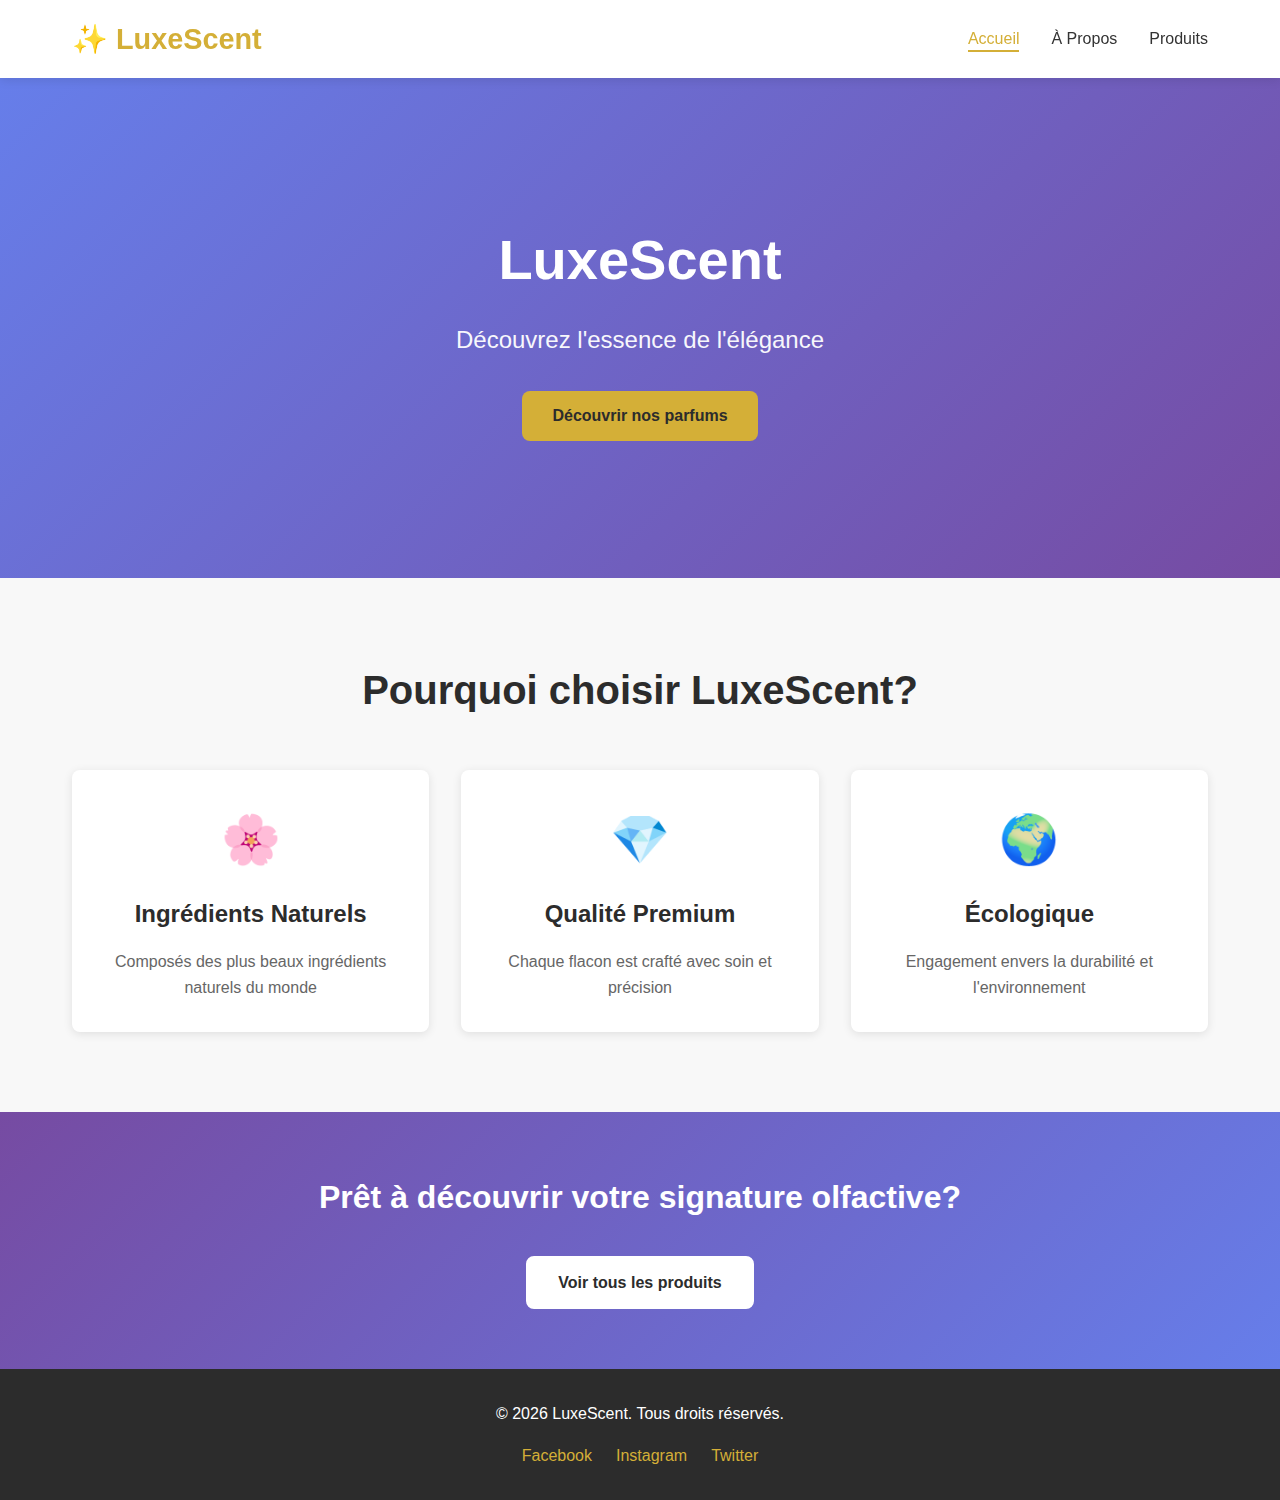
<file: perfume-website/index.html>
<!DOCTYPE html>
<html lang="fr">
<head>
    <meta charset="UTF-8">
    <meta name="viewport" content="width=device-width, initial-scale=1.0">
    <title>LuxeScent - Parfums Premium</title>
    <link rel="stylesheet" href="styles.css">
</head>
<body>
    <!-- Navigation -->
    <nav class="navbar">
        <div class="nav-container">
            <div class="logo">✨ LuxeScent</div>
            <ul class="nav-menu">
                <li><a href="index.html" class="nav-link active">Accueil</a></li>
                <li><a href="about.html" class="nav-link">À Propos</a></li>
                <li><a href="products.html" class="nav-link">Produits</a></li>
            </ul>
        </div>
    </nav>

    <!-- Hero Section -->
    <section class="hero">
        <div class="hero-content">
            <h1>LuxeScent</h1>
            <p>Découvrez l'essence de l'élégance</p>
            <a href="products.html" class="btn-primary">Découvrir nos parfums</a>
        </div>
    </section>

    <!-- Features Section -->
    <section class="features">
        <div class="container">
            <h2>Pourquoi choisir LuxeScent?</h2>
            <div class="features-grid">
                <div class="feature-card">
                    <div class="feature-icon">🌸</div>
                    <h3>Ingrédients Naturels</h3>
                    <p>Composés des plus beaux ingrédients naturels du monde</p>
                </div>
                <div class="feature-card">
                    <div class="feature-icon">💎</div>
                    <h3>Qualité Premium</h3>
                    <p>Chaque flacon est crafté avec soin et précision</p>
                </div>
                <div class="feature-card">
                    <div class="feature-icon">🌍</div>
                    <h3>Écologique</h3>
                    <p>Engagement envers la durabilité et l'environnement</p>
                </div>
            </div>
        </div>
    </section>

    <!-- Call to Action -->
    <section class="cta">
        <div class="cta-content">
            <h2>Prêt à découvrir votre signature olfactive?</h2>
            <a href="products.html" class="btn-secondary">Voir tous les produits</a>
        </div>
    </section>

    <!-- Footer -->
    <footer class="footer">
        <div class="footer-content">
            <p>&copy; 2026 LuxeScent. Tous droits réservés.</p>
            <div class="social-links">
                <a href="#">Facebook</a>
                <a href="#">Instagram</a>
                <a href="#">Twitter</a>
            </div>
        </div>
    </footer>
</body>
</html>
</file>
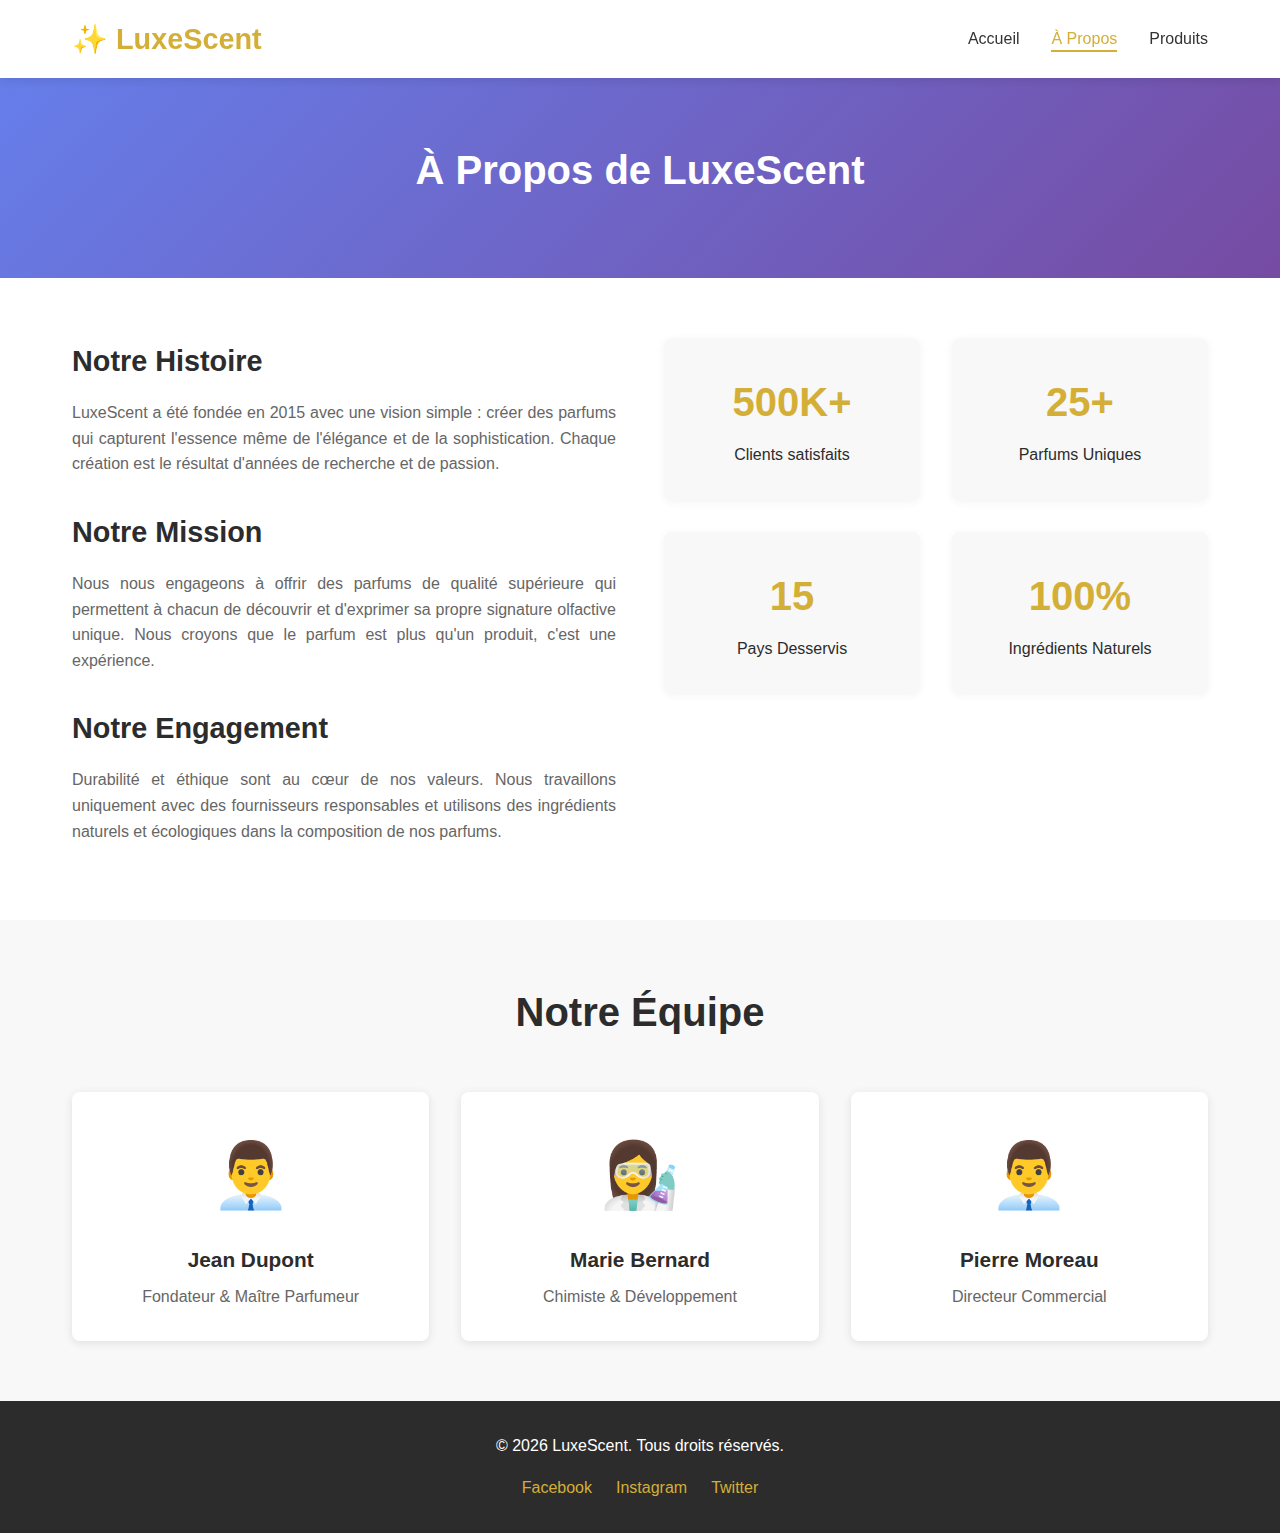
<file: perfume-website/about.html>
<!DOCTYPE html>
<html lang="fr">
<head>
    <meta charset="UTF-8">
    <meta name="viewport" content="width=device-width, initial-scale=1.0">
    <title>À Propos - LuxeScent</title>
    <link rel="stylesheet" href="styles.css">
</head>
<body>
    <!-- Navigation -->
    <nav class="navbar">
        <div class="nav-container">
            <div class="logo">✨ LuxeScent</div>
            <ul class="nav-menu">
                <li><a href="index.html" class="nav-link">Accueil</a></li>
                <li><a href="about.html" class="nav-link active">À Propos</a></li>
                <li><a href="products.html" class="nav-link">Produits</a></li>
            </ul>
        </div>
    </nav>

    <!-- Page Title -->
    <section class="page-header">
        <h1>À Propos de LuxeScent</h1>
    </section>

    <!-- About Content -->
    <section class="about-section">
        <div class="container">
            <div class="about-content">
                <div class="about-text">
                    <h2>Notre Histoire</h2>
                    <p>LuxeScent a été fondée en 2015 avec une vision simple : créer des parfums qui capturent l'essence même de l'élégance et de la sophistication. Chaque création est le résultat d'années de recherche et de passion.</p>
                    
                    <h2>Notre Mission</h2>
                    <p>Nous nous engageons à offrir des parfums de qualité supérieure qui permettent à chacun de découvrir et d'exprimer sa propre signature olfactive unique. Nous croyons que le parfum est plus qu'un produit, c'est une expérience.</p>

                    <h2>Notre Engagement</h2>
                    <p>Durabilité et éthique sont au cœur de nos valeurs. Nous travaillons uniquement avec des fournisseurs responsables et utilisons des ingrédients naturels et écologiques dans la composition de nos parfums.</p>
                </div>

                <div class="about-stats">
                    <div class="stat">
                        <h3>500K+</h3>
                        <p>Clients satisfaits</p>
                    </div>
                    <div class="stat">
                        <h3>25+</h3>
                        <p>Parfums Uniques</p>
                    </div>
                    <div class="stat">
                        <h3>15</h3>
                        <p>Pays Desservis</p>
                    </div>
                    <div class="stat">
                        <h3>100%</h3>
                        <p>Ingrédients Naturels</p>
                    </div>
                </div>
            </div>
        </div>
    </section>

    <!-- Team Section -->
    <section class="team-section">
        <div class="container">
            <h2>Notre Équipe</h2>
            <div class="team-grid">
                <div class="team-member">
                    <div class="member-avatar">👨‍💼</div>
                    <h3>Jean Dupont</h3>
                    <p>Fondateur & Maître Parfumeur</p>
                </div>
                <div class="team-member">
                    <div class="member-avatar">👩‍🔬</div>
                    <h3>Marie Bernard</h3>
                    <p>Chimiste & Développement</p>
                </div>
                <div class="team-member">
                    <div class="member-avatar">👨‍💼</div>
                    <h3>Pierre Moreau</h3>
                    <p>Directeur Commercial</p>
                </div>
            </div>
        </div>
    </section>

    <!-- Footer -->
    <footer class="footer">
        <div class="footer-content">
            <p>&copy; 2026 LuxeScent. Tous droits réservés.</p>
            <div class="social-links">
                <a href="#">Facebook</a>
                <a href="#">Instagram</a>
                <a href="#">Twitter</a>
            </div>
        </div>
    </footer>
</body>
</html>
</file>
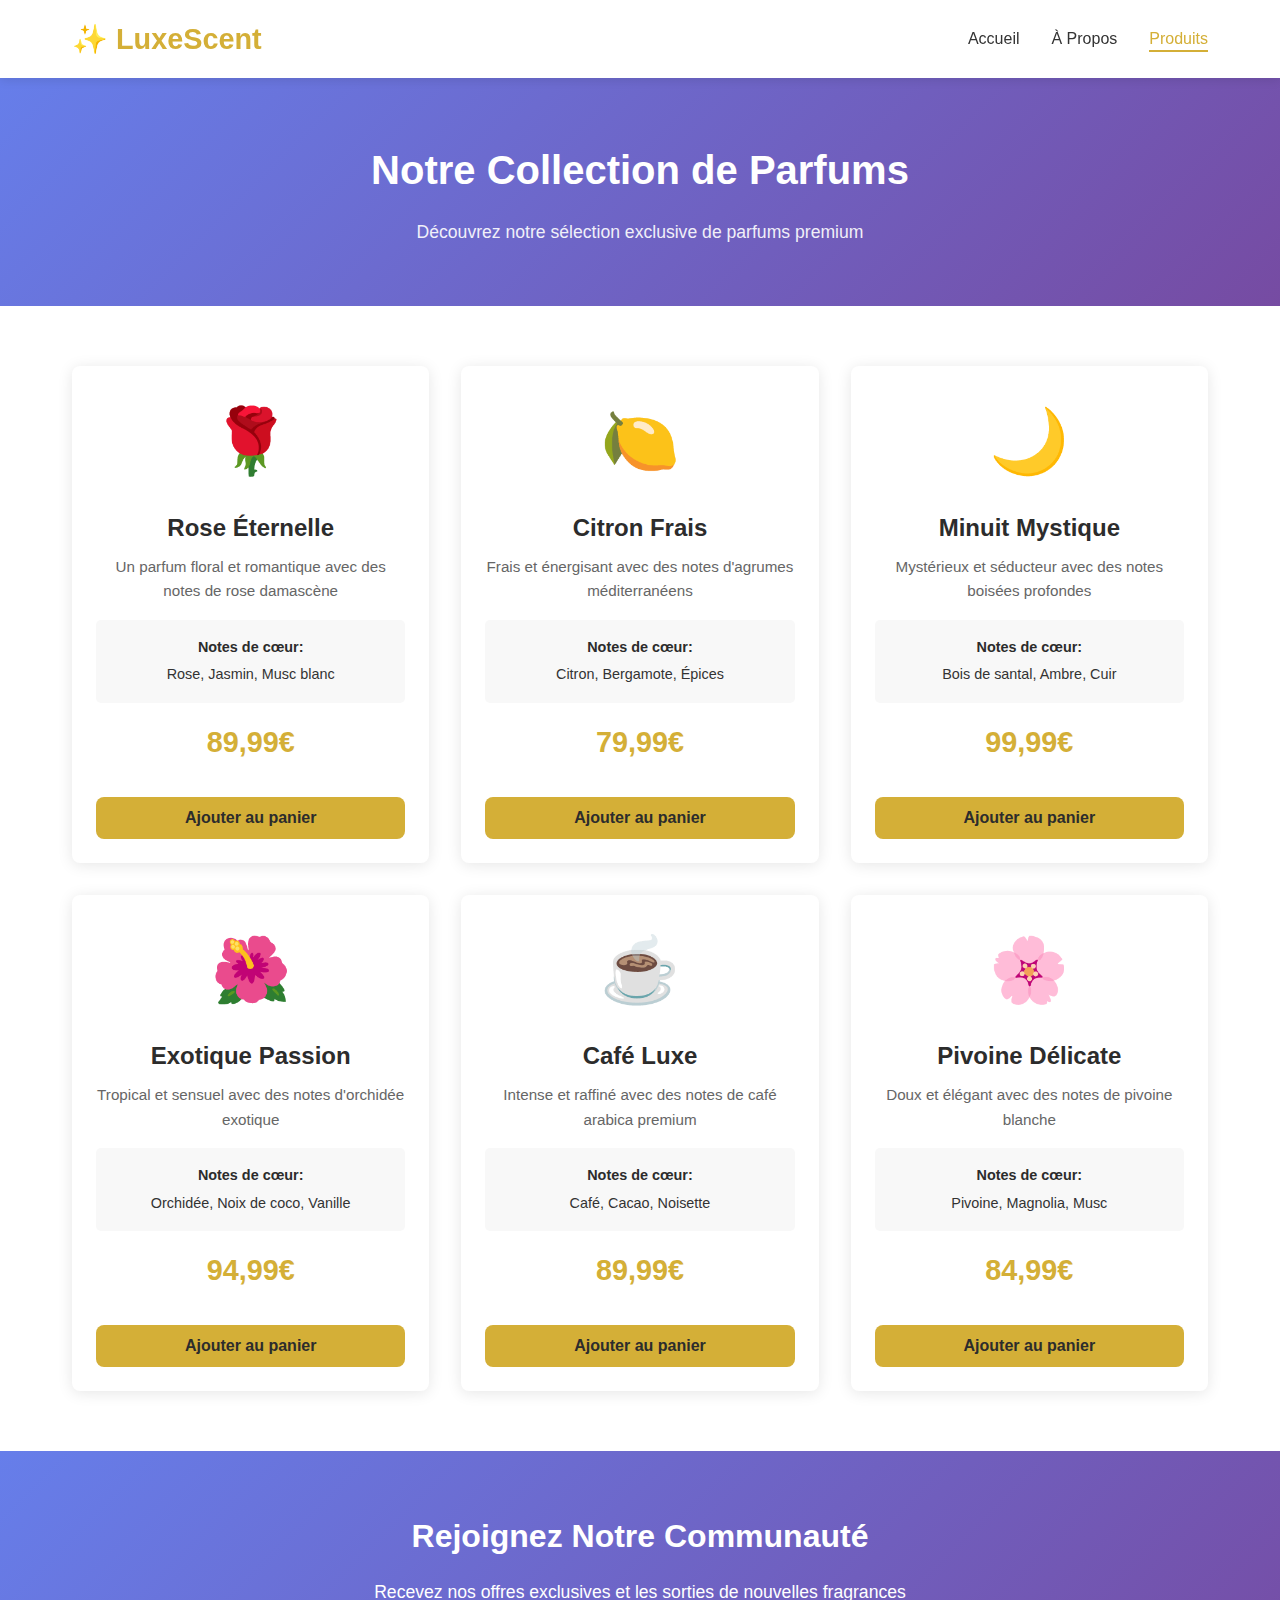
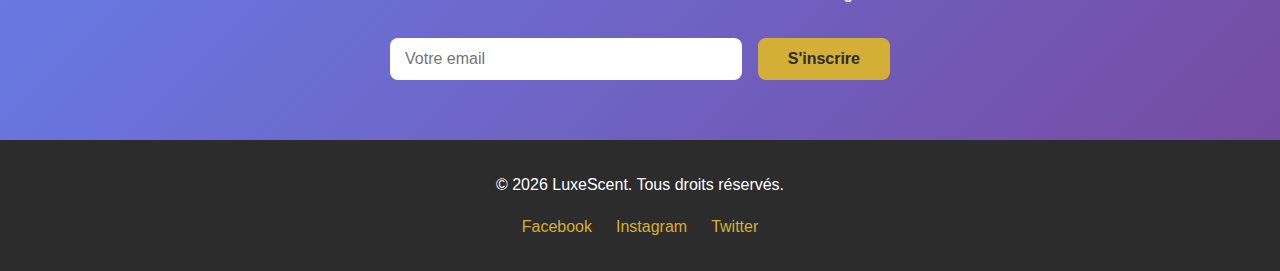
<file: perfume-website/products.html>
<!DOCTYPE html>
<html lang="fr">
<head>
    <meta charset="UTF-8">
    <meta name="viewport" content="width=device-width, initial-scale=1.0">
    <title>Produits - LuxeScent</title>
    <link rel="stylesheet" href="styles.css">
</head>
<body>
    <!-- Navigation -->
    <nav class="navbar">
        <div class="nav-container">
            <div class="logo">✨ LuxeScent</div>
            <ul class="nav-menu">
                <li><a href="index.html" class="nav-link">Accueil</a></li>
                <li><a href="about.html" class="nav-link">À Propos</a></li>
                <li><a href="products.html" class="nav-link active">Produits</a></li>
            </ul>
        </div>
    </nav>

    <!-- Page Title -->
    <section class="page-header">
        <h1>Notre Collection de Parfums</h1>
        <p>Découvrez notre sélection exclusive de parfums premium</p>
    </section>

    <!-- Products Section -->
    <section class="products-section">
        <div class="container">
            <div class="products-grid">
                <!-- Product 1 -->
                <div class="product-card">
                    <div class="product-image">🌹</div>
                    <h3>Rose Éternelle</h3>
                    <p class="product-desc">Un parfum floral et romantique avec des notes de rose damascène</p>
                    <div class="product-notes">
                        <span class="note-type">Notes de cœur:</span> Rose, Jasmin, Musc blanc
                    </div>
                    <p class="product-price">89,99€</p>
                    <button class="btn-add-cart">Ajouter au panier</button>
                </div>

                <!-- Product 2 -->
                <div class="product-card">
                    <div class="product-image">🍋</div>
                    <h3>Citron Frais</h3>
                    <p class="product-desc">Frais et énergisant avec des notes d'agrumes méditerranéens</p>
                    <div class="product-notes">
                        <span class="note-type">Notes de cœur:</span> Citron, Bergamote, Épices
                    </div>
                    <p class="product-price">79,99€</p>
                    <button class="btn-add-cart">Ajouter au panier</button>
                </div>

                <!-- Product 3 -->
                <div class="product-card">
                    <div class="product-image">🌙</div>
                    <h3>Minuit Mystique</h3>
                    <p class="product-desc">Mystérieux et séducteur avec des notes boisées profondes</p>
                    <div class="product-notes">
                        <span class="note-type">Notes de cœur:</span> Bois de santal, Ambre, Cuir
                    </div>
                    <p class="product-price">99,99€</p>
                    <button class="btn-add-cart">Ajouter au panier</button>
                </div>

                <!-- Product 4 -->
                <div class="product-card">
                    <div class="product-image">🌺</div>
                    <h3>Exotique Passion</h3>
                    <p class="product-desc">Tropical et sensuel avec des notes d'orchidée exotique</p>
                    <div class="product-notes">
                        <span class="note-type">Notes de cœur:</span> Orchidée, Noix de coco, Vanille
                    </div>
                    <p class="product-price">94,99€</p>
                    <button class="btn-add-cart">Ajouter au panier</button>
                </div>

                <!-- Product 5 -->
                <div class="product-card">
                    <div class="product-image">☕</div>
                    <h3>Café Luxe</h3>
                    <p class="product-desc">Intense et raffiné avec des notes de café arabica premium</p>
                    <div class="product-notes">
                        <span class="note-type">Notes de cœur:</span> Café, Cacao, Noisette
                    </div>
                    <p class="product-price">89,99€</p>
                    <button class="btn-add-cart">Ajouter au panier</button>
                </div>

                <!-- Product 6 -->
                <div class="product-card">
                    <div class="product-image">🌸</div>
                    <h3>Pivoine Délicate</h3>
                    <p class="product-desc">Doux et élégant avec des notes de pivoine blanche</p>
                    <div class="product-notes">
                        <span class="note-type">Notes de cœur:</span> Pivoine, Magnolia, Musc
                    </div>
                    <p class="product-price">84,99€</p>
                    <button class="btn-add-cart">Ajouter au panier</button>
                </div>
            </div>
        </div>
    </section>

    <!-- Newsletter Section -->
    <section class="newsletter">
        <div class="container">
            <h2>Rejoignez Notre Communauté</h2>
            <p>Recevez nos offres exclusives et les sorties de nouvelles fragrances</p>
            <form class="newsletter-form">
                <input type="email" placeholder="Votre email" required>
                <button type="submit" class="btn-primary">S'inscrire</button>
            </form>
        </div>
    </section>

    <!-- Footer -->
    <footer class="footer">
        <div class="footer-content">
            <p>&copy; 2026 LuxeScent. Tous droits réservés.</p>
            <div class="social-links">
                <a href="#">Facebook</a>
                <a href="#">Instagram</a>
                <a href="#">Twitter</a>
            </div>
        </div>
    </footer>

    <script src="script.js"></script>
</body>
</html>
</file>
<file: perfume-website/styles.css>
/* ===== Variables et Réinitialisation ===== */
:root {
    --primary-color: #d4af37;
    --secondary-color: #2c2c2c;
    --text-color: #333;
    --light-bg: #f8f8f8;
    --white: #ffffff;
    --border-radius: 8px;
}

* {
    margin: 0;
    padding: 0;
    box-sizing: border-box;
}

body {
    font-family: 'Segoe UI', Tahoma, Geneva, Verdana, sans-serif;
    color: var(--text-color);
    line-height: 1.6;
}

/* ===== Navigation Bar ===== */
.navbar {
    background-color: var(--white);
    box-shadow: 0 2px 10px rgba(0, 0, 0, 0.1);
    position: sticky;
    top: 0;
    z-index: 1000;
}

.nav-container {
    display: flex;
    justify-content: space-between;
    align-items: center;
    max-width: 1200px;
    margin: 0 auto;
    padding: 1rem 2rem;
}

.logo {
    font-size: 1.8rem;
    font-weight: bold;
    color: var(--primary-color);
    text-decoration: none;
}

.nav-menu {
    display: flex;
    list-style: none;
    gap: 2rem;
}

.nav-link {
    text-decoration: none;
    color: var(--text-color);
    font-weight: 500;
    transition: color 0.3s ease;
    position: relative;
}

.nav-link:hover,
.nav-link.active {
    color: var(--primary-color);
}

.nav-link.active::after {
    content: '';
    position: absolute;
    bottom: -5px;
    left: 0;
    width: 100%;
    height: 2px;
    background-color: var(--primary-color);
}

/* ===== Hero Section ===== */
.hero {
    background: linear-gradient(135deg, #667eea 0%, #764ba2 100%);
    color: var(--white);
    text-align: center;
    padding: 100px 20px;
    min-height: 500px;
    display: flex;
    align-items: center;
    justify-content: center;
}

.hero-content h1 {
    font-size: 3.5rem;
    margin-bottom: 1rem;
    font-weight: 700;
}

.hero-content p {
    font-size: 1.5rem;
    margin-bottom: 2rem;
    opacity: 0.95;
}

/* ===== Buttons ===== */
.btn-primary,
.btn-secondary,
.btn-add-cart {
    display: inline-block;
    padding: 12px 30px;
    border: none;
    border-radius: var(--border-radius);
    font-size: 1rem;
    font-weight: 600;
    cursor: pointer;
    transition: all 0.3s ease;
    text-decoration: none;
}

.btn-primary {
    background-color: var(--primary-color);
    color: var(--secondary-color);
}

.btn-primary:hover {
    transform: translateY(-2px);
    box-shadow: 0 5px 20px rgba(212, 175, 55, 0.3);
}

.btn-secondary {
    background-color: var(--white);
    color: var(--secondary-color);
    border: 2px solid var(--white);
}

.btn-secondary:hover {
    background-color: transparent;
    color: var(--white);
}

.btn-add-cart {
    background-color: var(--primary-color);
    color: var(--secondary-color);
    width: 100%;
    margin-top: 1rem;
}

.btn-add-cart:hover {
    background-color: #c9a227;
}

/* ===== Container ===== */
.container {
    max-width: 1200px;
    margin: 0 auto;
    padding: 0 2rem;
}

/* ===== Features Section ===== */
.features {
    padding: 80px 20px;
    background-color: var(--light-bg);
}

.features h2 {
    text-align: center;
    font-size: 2.5rem;
    margin-bottom: 3rem;
    color: var(--secondary-color);
}

.features-grid {
    display: grid;
    grid-template-columns: repeat(auto-fit, minmax(300px, 1fr));
    gap: 2rem;
}

.feature-card {
    background-color: var(--white);
    padding: 2rem;
    border-radius: var(--border-radius);
    text-align: center;
    box-shadow: 0 2px 10px rgba(0, 0, 0, 0.1);
    transition: transform 0.3s ease;
}

.feature-card:hover {
    transform: translateY(-5px);
}

.feature-icon {
    font-size: 3rem;
    margin-bottom: 1rem;
}

.feature-card h3 {
    font-size: 1.5rem;
    margin-bottom: 1rem;
    color: var(--secondary-color);
}

.feature-card p {
    color: #666;
}

/* ===== Call to Action ===== */
.cta {
    background: linear-gradient(135deg, #764ba2 0%, #667eea 100%);
    color: var(--white);
    padding: 60px 20px;
    text-align: center;
}

.cta-content h2 {
    font-size: 2rem;
    margin-bottom: 2rem;
}

/* ===== Page Header ===== */
.page-header {
    background: linear-gradient(135deg, #667eea 0%, #764ba2 100%);
    color: var(--white);
    padding: 60px 20px;
    text-align: center;
}

.page-header h1 {
    font-size: 2.5rem;
    margin-bottom: 1rem;
}

.page-header p {
    font-size: 1.1rem;
    opacity: 0.9;
}

/* ===== About Section ===== */
.about-section {
    padding: 60px 20px;
}

.about-content {
    display: grid;
    grid-template-columns: 1fr 1fr;
    gap: 3rem;
    align-items: start;
}

.about-text h2 {
    font-size: 1.8rem;
    margin: 2rem 0 1rem 0;
    color: var(--secondary-color);
}

.about-text h2:first-child {
    margin-top: 0;
}

.about-text p {
    color: #666;
    margin-bottom: 1rem;
    text-align: justify;
}

.about-stats {
    display: grid;
    grid-template-columns: 1fr 1fr;
    gap: 2rem;
}

.stat {
    background-color: var(--light-bg);
    padding: 2rem;
    border-radius: var(--border-radius);
    text-align: center;
    box-shadow: 0 2px 10px rgba(0, 0, 0, 0.05);
}

.stat h3 {
    font-size: 2.5rem;
    color: var(--primary-color);
    margin-bottom: 0.5rem;
}

.stat p {
    color: var(--secondary-color);
    margin: 0;
}

/* ===== Team Section ===== */
.team-section {
    padding: 60px 20px;
    background-color: var(--light-bg);
}

.team-section h2 {
    text-align: center;
    font-size: 2.5rem;
    margin-bottom: 3rem;
    color: var(--secondary-color);
}

.team-grid {
    display: grid;
    grid-template-columns: repeat(auto-fit, minmax(250px, 1fr));
    gap: 2rem;
}

.team-member {
    background-color: var(--white);
    padding: 2rem;
    border-radius: var(--border-radius);
    text-align: center;
    box-shadow: 0 2px 10px rgba(0, 0, 0, 0.1);
}

.member-avatar {
    font-size: 4rem;
    margin-bottom: 1rem;
}

.team-member h3 {
    font-size: 1.3rem;
    margin-bottom: 0.5rem;
    color: var(--secondary-color);
}

.team-member p {
    color: #666;
    margin: 0;
}

/* ===== Products Section ===== */
.products-section {
    padding: 60px 20px;
}

.products-grid {
    display: grid;
    grid-template-columns: repeat(auto-fit, minmax(280px, 1fr));
    gap: 2rem;
}

.product-card {
    background-color: var(--white);
    border-radius: var(--border-radius);
    overflow: hidden;
    box-shadow: 0 2px 15px rgba(0, 0, 0, 0.1);
    transition: transform 0.3s ease, box-shadow 0.3s ease;
    padding: 1.5rem;
    text-align: center;
}

.product-card:hover {
    transform: translateY(-5px);
    box-shadow: 0 5px 25px rgba(0, 0, 0, 0.15);
}

.product-image {
    font-size: 4rem;
    margin-bottom: 1rem;
}

.product-card h3 {
    font-size: 1.5rem;
    margin-bottom: 0.5rem;
    color: var(--secondary-color);
}

.product-desc {
    color: #666;
    margin-bottom: 1rem;
    font-size: 0.95rem;
}

.product-notes {
    background-color: var(--light-bg);
    padding: 1rem;
    border-radius: 5px;
    margin: 1rem 0;
    font-size: 0.9rem;
}

.note-type {
    font-weight: 600;
    color: var(--secondary-color);
    display: block;
    margin-bottom: 0.3rem;
}

.product-price {
    font-size: 1.8rem;
    color: var(--primary-color);
    font-weight: bold;
    margin: 1rem 0;
}

/* ===== Newsletter Section ===== */
.newsletter {
    background: linear-gradient(135deg, #667eea 0%, #764ba2 100%);
    color: var(--white);
    padding: 60px 20px;
    text-align: center;
}

.newsletter h2 {
    font-size: 2rem;
    margin-bottom: 1rem;
}

.newsletter p {
    margin-bottom: 2rem;
    font-size: 1.1rem;
}

.newsletter-form {
    display: flex;
    gap: 1rem;
    justify-content: center;
    max-width: 500px;
    margin: 0 auto;
}

.newsletter-form input {
    flex: 1;
    padding: 12px 15px;
    border: none;
    border-radius: var(--border-radius);
    font-size: 1rem;
}

.newsletter-form button {
    padding: 12px 30px;
    background-color: var(--primary-color);
    color: var(--secondary-color);
    border: none;
    border-radius: var(--border-radius);
    font-weight: 600;
    cursor: pointer;
    transition: all 0.3s ease;
}

.newsletter-form button:hover {
    transform: translateY(-2px);
    box-shadow: 0 5px 20px rgba(0, 0, 0, 0.2);
}

/* ===== Footer ===== */
.footer {
    background-color: var(--secondary-color);
    color: var(--white);
    padding: 2rem 20px;
    text-align: center;
}

.footer-content {
    max-width: 1200px;
    margin: 0 auto;
}

.footer-content p {
    margin-bottom: 1rem;
}

.social-links {
    display: flex;
    gap: 1.5rem;
    justify-content: center;
}

.social-links a {
    color: var(--primary-color);
    text-decoration: none;
    transition: color 0.3s ease;
}

.social-links a:hover {
    color: var(--white);
}

/* ===== Responsive Design ===== */
@media (max-width: 768px) {
    .nav-container {
        flex-direction: column;
        gap: 1rem;
    }

    .nav-menu {
        gap: 1rem;
        flex-direction: column;
    }

    .hero-content h1 {
        font-size: 2rem;
    }

    .hero-content p {
        font-size: 1rem;
    }

    .features h2,
    .team-section h2 {
        font-size: 2rem;
    }

    .about-content {
        grid-template-columns: 1fr;
    }

    .about-stats {
        grid-template-columns: 1fr 1fr;
    }

    .newsletter-form {
        flex-direction: column;
    }

    .page-header h1 {
        font-size: 1.8rem;
    }

    .cta-content h2 {
        font-size: 1.5rem;
    }
}

@media (max-width: 480px) {
    .container {
        padding: 0 1rem;
    }

    .hero {
        padding: 50px 15px;
        min-height: auto;
    }

    .features,
    .about-section,
    .team-section,
    .products-section {
        padding: 40px 15px;
    }

    .about-stats {
        grid-template-columns: 1fr;
    }

    .products-grid {
        grid-template-columns: 1fr;
    }

    .nav-menu {
        gap: 0.5rem;
    }

    .nav-link {
        font-size: 0.9rem;
    }
}
</file>
